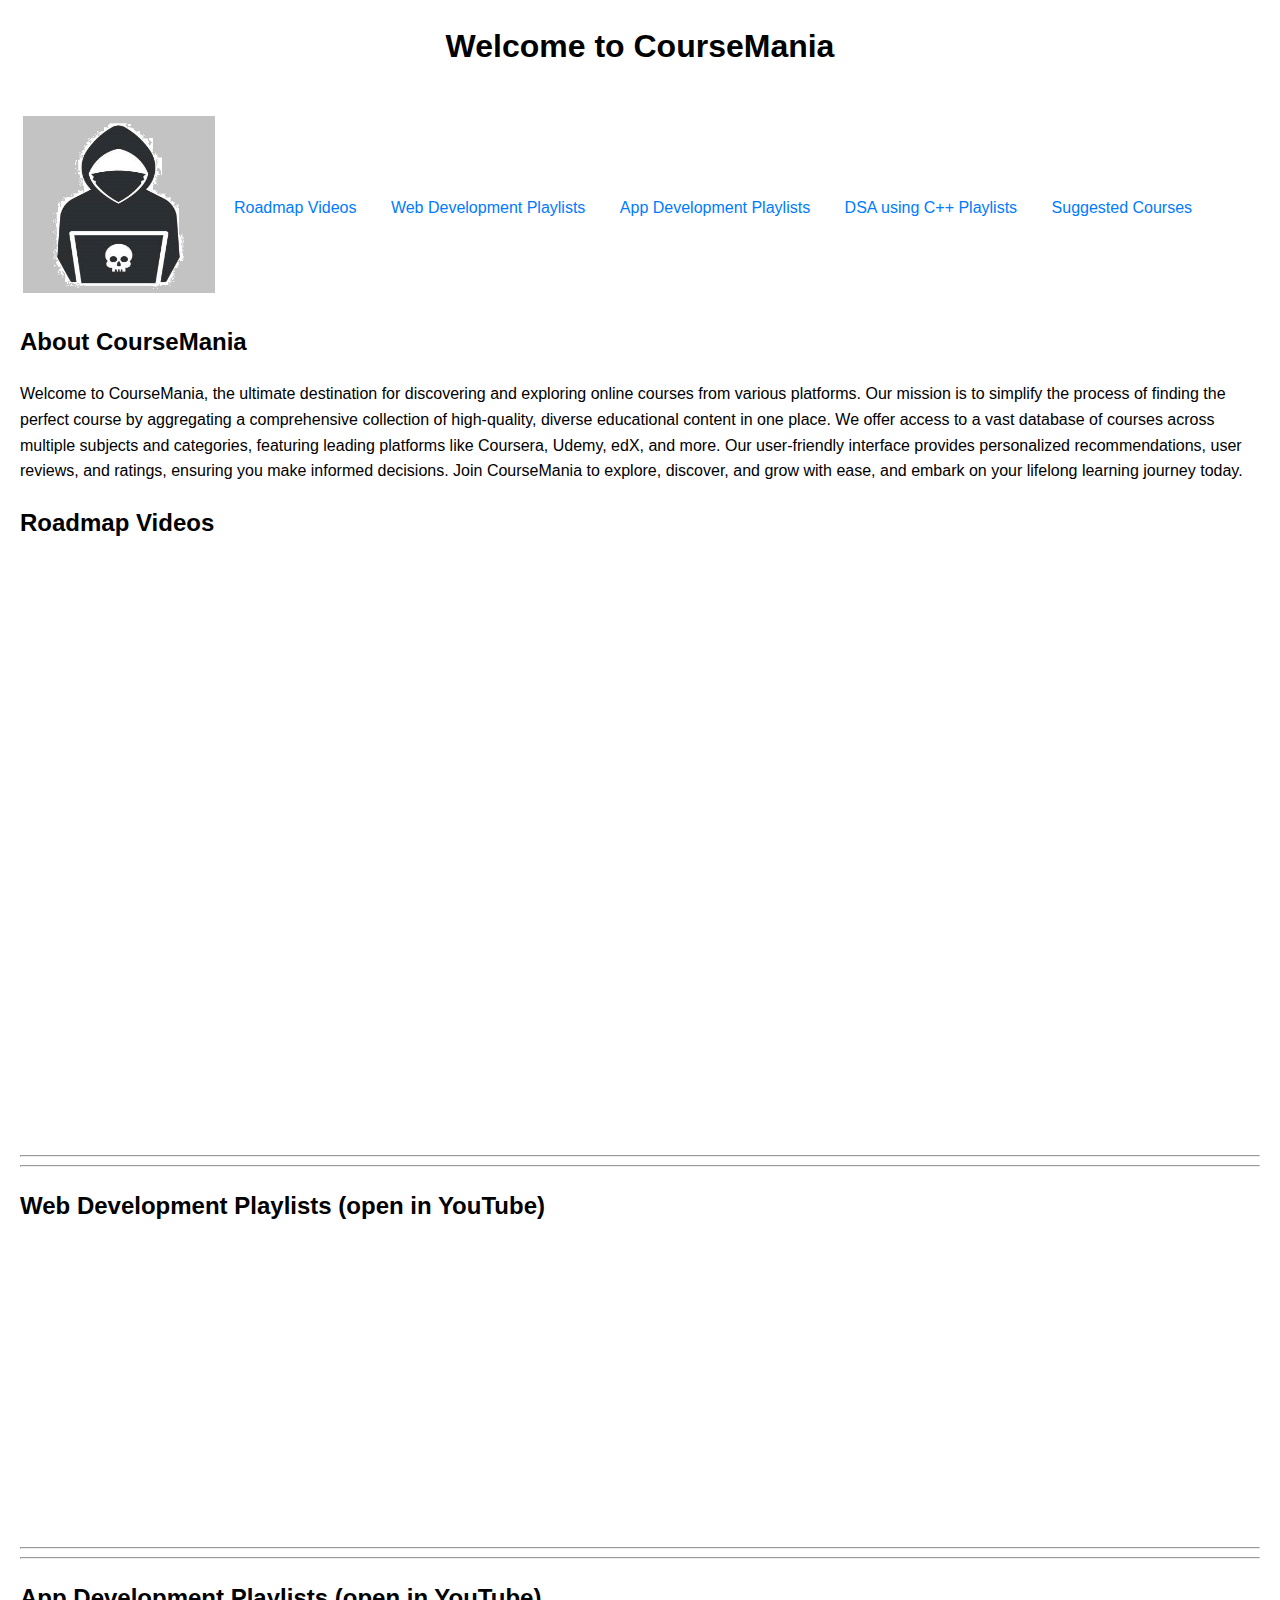
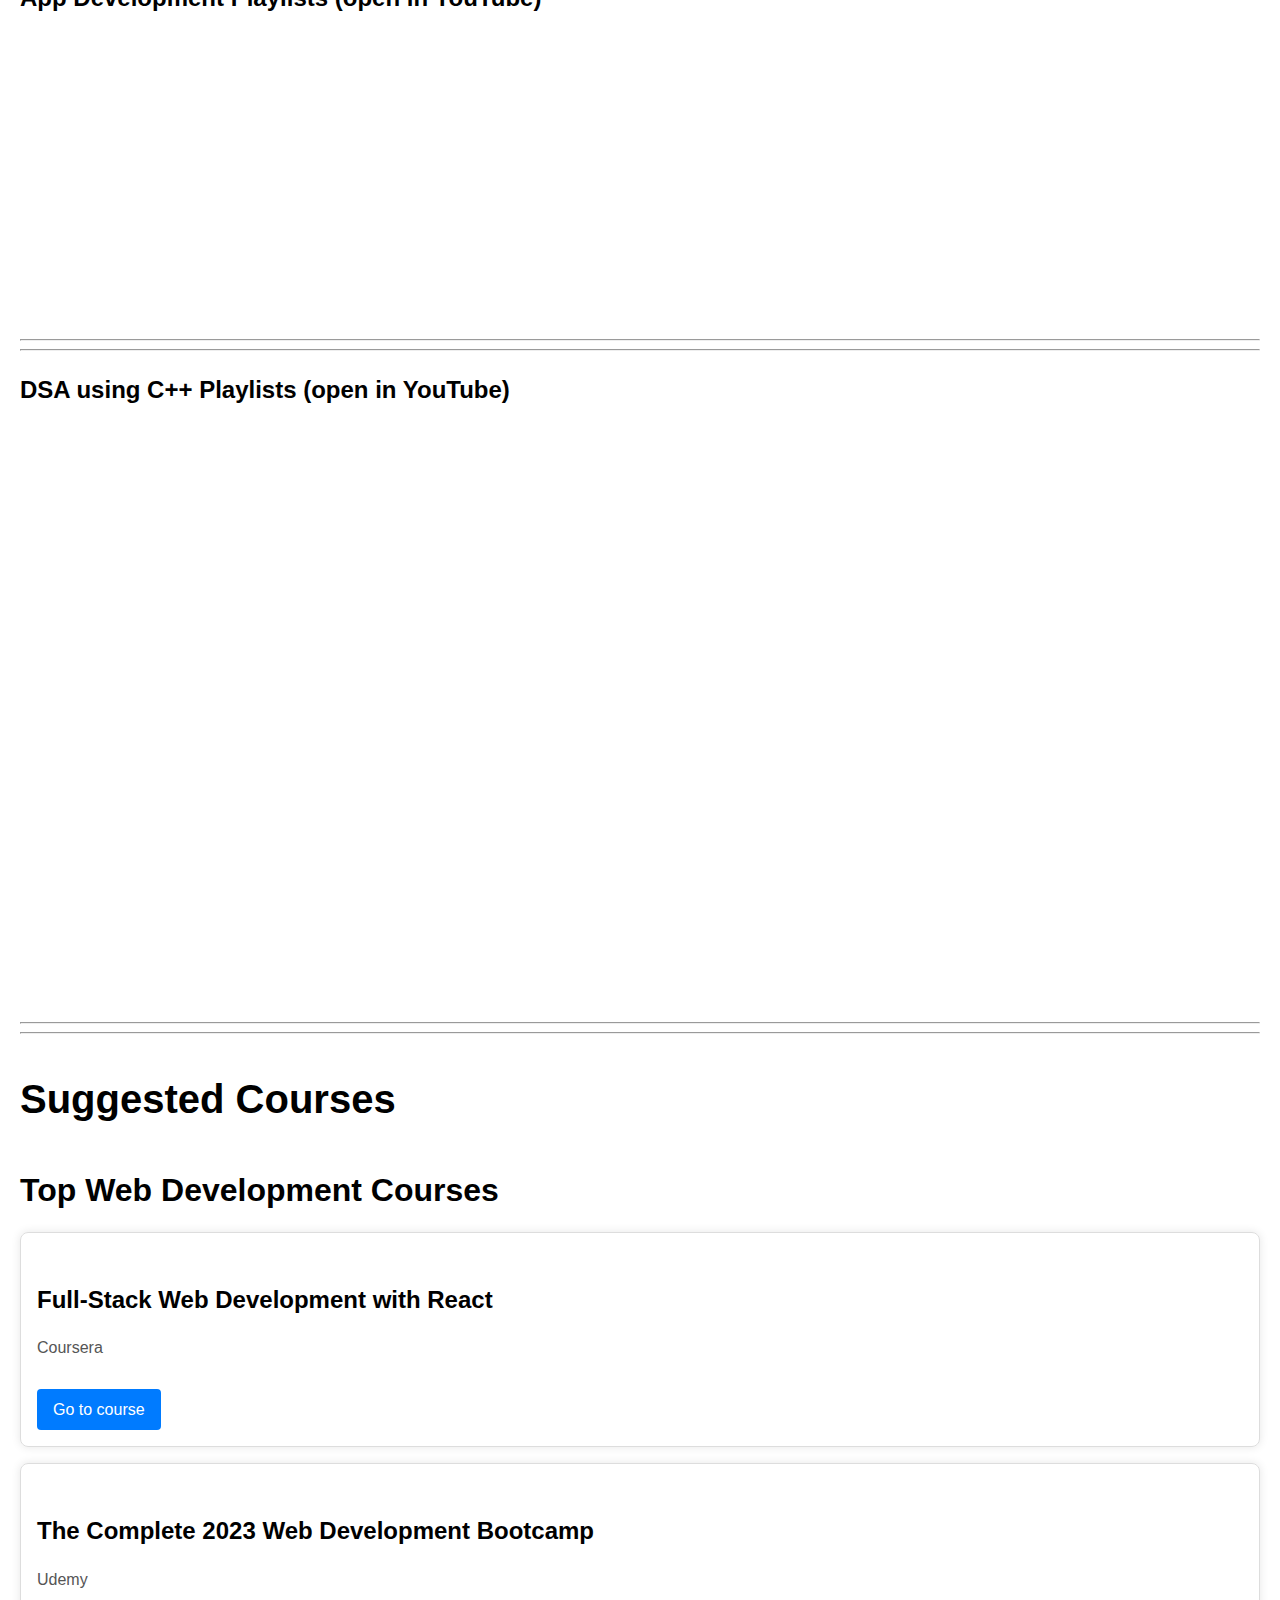
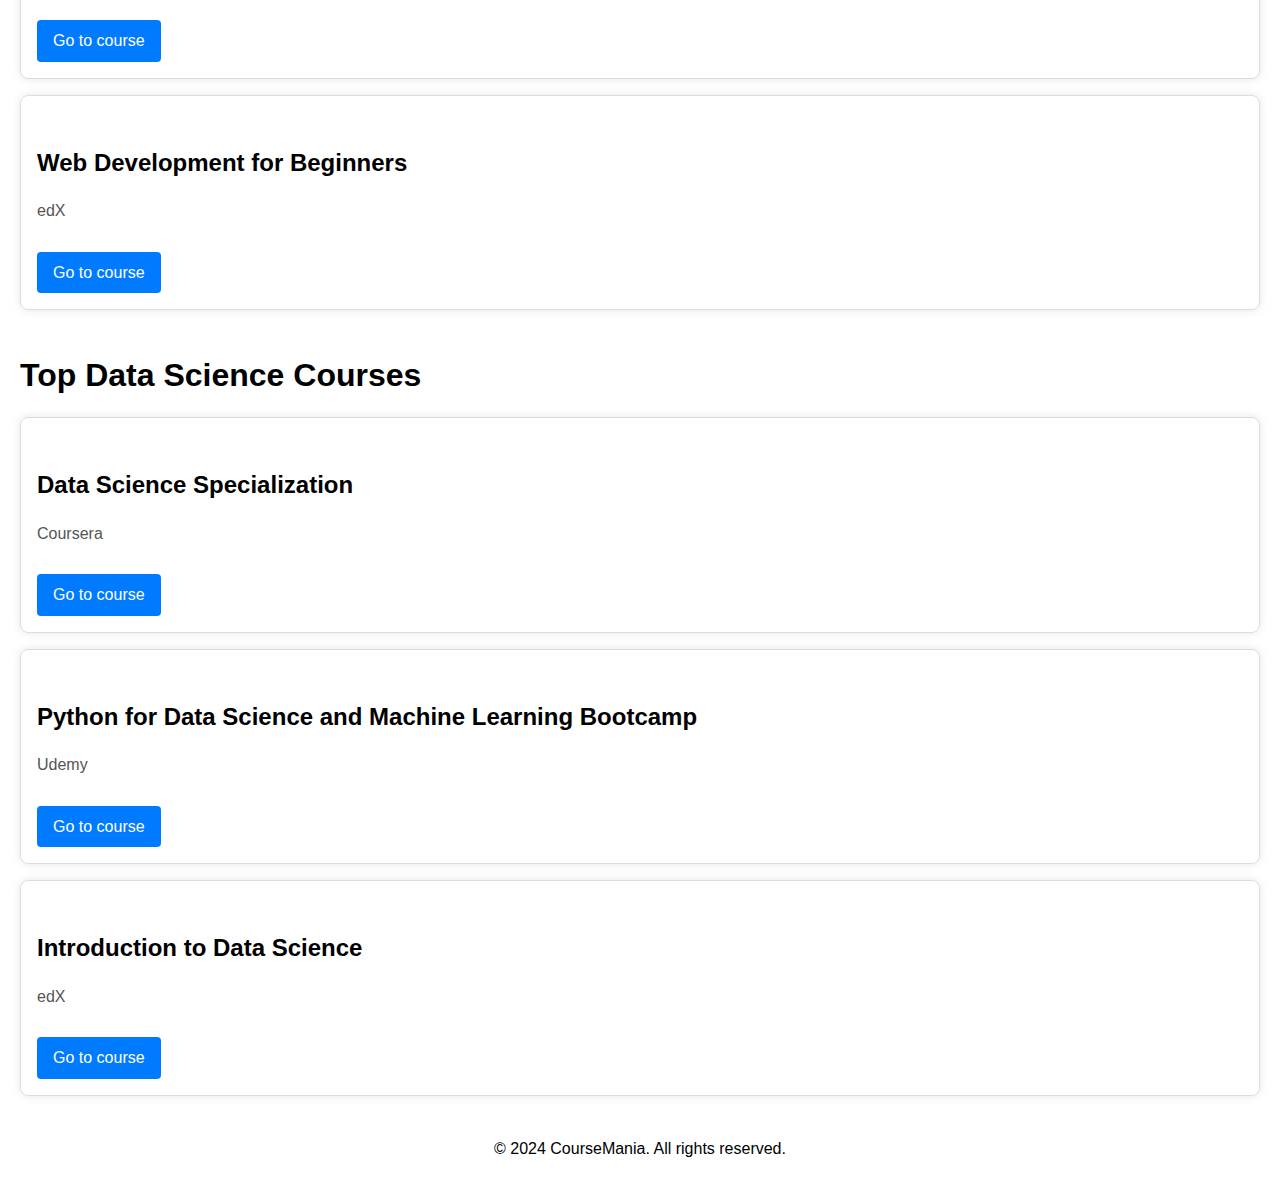
<file: CourseMania Project/index.html>
<!DOCTYPE html>
<html lang="en">

<head>
    <meta charset="UTF-8">
    <meta name="viewport" content="width=device-width, initial-scale=1.0">
    <title>CourseMania</title>
    <link rel="icon" href="logo.jpg" type="image/x-icon">
    <style>
        body {
            font-family: Arial, sans-serif;
            line-height: 1.6;
            margin: 20px;
        }

        header,
        footer {
            text-align: center;
            margin-bottom: 40px;
        }

        nav ul {
            list-style-type: none;
            padding: 0;
        }

        nav ul li {
            display: inline;
            margin: 0 15px;
        }

        nav ul li a {
            text-decoration: none;
            color: #007bff;
        }

        .course-suggestion {
            font-size: 2.5em;
        }

        .tech-section {
            margin-bottom: 40px;
        }

        .tech-title {
            font-size: 2em;
            margin-bottom: 16px;
        }

        .course {
            border: 1px solid #ddd;
            padding: 16px;
            margin: 16px 0;
            border-radius: 8px;
            box-shadow: 0 0 10px rgba(0, 0, 0, 0.1);
        }

        .course-title {
            font-size: 1.5em;
            margin-bottom: 8px;
        }

        .course-platform {
            color: #555;
        }

        .course-link {
            display: inline-block;
            margin-top: 12px;
            padding: 8px 16px;
            background-color: #007bff;
            color: white;
            text-decoration: none;
            border-radius: 4px;
        }

        .course-link:hover {
            background-color: #0056b3;
        }
    </style>
</head>

<body>

    <header>
        <h1>Welcome to CourseMania</h1>
    </header>

    <table>
        <tr>
            <td>
                <img src="logo.jpg" height="177px" width="192px" alt="Logo Image">
            </td>
            <td>
                <nav>
                    <ul>
                        <li><a href="#roadmapSection">Roadmap Videos</a></li>
                        <li><a href="#webdev">Web Development Playlists</a></li>
                        <li><a href="#appdev">App Development Playlists</a></li>
                        <li><a href="#dsacpp">DSA using C++ Playlists</a></li>
                        <li><a href="#suggested">Suggested Courses</a></li>
                    </ul>
                </nav>
            </td>
        </tr>
    </table>

    <main>
        <section>
            <h2>About CourseMania</h2>
            <p>
                Welcome to CourseMania, the ultimate destination for discovering and exploring online courses from
                various platforms. Our mission is to simplify the process of finding the perfect course by aggregating a
                comprehensive collection of high-quality, diverse educational content in one place. We offer access to a
                vast database of courses across multiple subjects and categories, featuring leading platforms like
                Coursera, Udemy, edX, and more. Our user-friendly interface provides personalized recommendations, user
                reviews, and ratings, ensuring you make informed decisions. Join CourseMania to explore, discover, and
                grow with ease, and embark on your lifelong learning journey today.
            </p>
        </section>

        <section id="roadmapSection">
            <h2>Roadmap Videos</h2>
            <table>
                <tr>
                    <td><iframe width="480" height="280"
                            src="https://www.youtube.com/embed/DbRXv5TXMEE?si=Hr0m64SF8G_IOOGH"
                            title="YouTube video player" frameborder="0"
                            allow="accelerometer; autoplay; clipboard-write; encrypted-media; gyroscope; picture-in-picture; web-share"
                            referrerpolicy="strict-origin-when-cross-origin" allowfullscreen></iframe></td>
                    <td><iframe width="480" height="280"
                            src="https://www.youtube.com/embed/AL6U8-pggcU?si=Iq21KFHk_RvVkXXf"
                            title="YouTube video player" frameborder="0"
                            allow="accelerometer; autoplay; clipboard-write; encrypted-media; gyroscope; picture-in-picture; web-share"
                            referrerpolicy="strict-origin-when-cross-origin" allowfullscreen></iframe></td>
                    <td><iframe width="480" height="280"
                            src="https://www.youtube.com/embed/8sngg5QmMY4?si=aaNqPoE6QNrHXEUs"
                            title="YouTube video player" frameborder="0"
                            allow="accelerometer; autoplay; clipboard-write; encrypted-media; gyroscope; picture-in-picture; web-share"
                            referrerpolicy="strict-origin-when-cross-origin" allowfullscreen></iframe></td>
                </tr>
                <tr>
                    <td><iframe width="480" height="280"
                            src="https://www.youtube.com/embed/MhCHrvfAXlc?si=yQA6_oELb3rjeOy7"
                            title="YouTube video player" frameborder="0"
                            allow="accelerometer; autoplay; clipboard-write; encrypted-media; gyroscope; picture-in-picture; web-share"
                            referrerpolicy="strict-origin-when-cross-origin" allowfullscreen></iframe></td>
                    <td><iframe width="480" height="280"
                            src="https://www.youtube.com/embed/T4MLrtOKPjY?si=krWp9jkjbFFYnONf"
                            title="YouTube video player" frameborder="0"
                            allow="accelerometer; autoplay; clipboard-write; encrypted-media; gyroscope; picture-in-picture; web-share"
                            referrerpolicy="strict-origin-when-cross-origin" allowfullscreen></iframe></td>
                    <td><iframe width="480" height="280"
                            src="https://www.youtube.com/embed/ayZppqJAUcc?si=2L7gJW6B5kvoM447"
                            title="YouTube video player" frameborder="0"
                            allow="accelerometer; autoplay; clipboard-write; encrypted-media; gyroscope; picture-in-picture; web-share"
                            referrerpolicy="strict-origin-when-cross-origin" allowfullscreen></iframe></td>
                </tr>
            </table>
        </section>
        <hr>
        <hr>

        <section id="webdev">
            <h2>Web Development Playlists (open in YouTube)</h2>
            <table>
                <tr>
                    <td><iframe width="480" height="280"
                            src="https://www.youtube.com/embed/videoseries?si=QBUd7XKtgszLLY2T&amp;list=PLDzeHZWIZsTo0wSBcg4-NMIbC0L8evLrD"
                            title="YouTube video player" frameborder="0"
                            allow="accelerometer; autoplay; clipboard-write; encrypted-media; gyroscope; picture-in-picture; web-share"
                            referrerpolicy="strict-origin-when-cross-origin" allowfullscreen></iframe></td>
                    <td><iframe width="480" height="280"
                            src="https://www.youtube.com/embed/videoseries?si=T8dqV6R_k75OpKpe&amp;list=PLfqMhTWNBTe3H6c9OGXb5_6wcc1Mca52n"
                            title="YouTube video player" frameborder="0"
                            allow="accelerometer; autoplay; clipboard-write; encrypted-media; gyroscope; picture-in-picture; web-share"
                            referrerpolicy="strict-origin-when-cross-origin" allowfullscreen></iframe></td>
                    <td><iframe width="480" height="280"
                            src="https://www.youtube.com/embed/videoseries?si=eXdepR4qCT03CMVX&amp;list=PLu0W_9lII9agq5TrH9XLIKQvv0iaF2X3w"
                            title="YouTube video player" frameborder="0"
                            allow="accelerometer; autoplay; clipboard-write; encrypted-media; gyroscope; picture-in-picture; web-share"
                            referrerpolicy="strict-origin-when-cross-origin" allowfullscreen></iframe></td>
                </tr>
            </table>
        </section>
        <hr>
        <hr>

        <section id="appdev">
            <h2>App Development Playlists (open in YouTube)</h2>
            <table>
                <tr>
                    <td><iframe width="480" height="280"
                            src="https://www.youtube.com/embed/videoseries?si=1-DBgLUjS7Yub2Bg&amp;list=PLjVLYmrlmjGdDps6HAwOOVoAtBPAgIOXL"
                            title="YouTube video player" frameborder="0"
                            allow="accelerometer; autoplay; clipboard-write; encrypted-media; gyroscope; picture-in-picture; web-share"
                            referrerpolicy="strict-origin-when-cross-origin" allowfullscreen></iframe></td>
                    <td><iframe width="480" height="280"
                            src="https://www.youtube.com/embed/videoseries?si=8B21XaPfo_svjeIg&amp;list=PLu0W_9lII9aiL0kysYlfSOUgY5rNlOhUd"
                            title="YouTube video player" frameborder="0"
                            allow="accelerometer; autoplay; clipboard-write; encrypted-media; gyroscope; picture-in-picture; web-share"
                            referrerpolicy="strict-origin-when-cross-origin" allowfullscreen></iframe></td>
                    <td><iframe width="480" height="280"
                            src="https://www.youtube.com/embed/videoseries?si=H4VrK65lP1P2az6m&amp;list=PLu0W_9lII9aiJWQ7VhY712fuimEpQZYp4"
                            title="YouTube video player" frameborder="0"
                            allow="accelerometer; autoplay; clipboard-write; encrypted-media; gyroscope; picture-in-picture; web-share"
                            referrerpolicy="strict-origin-when-cross-origin" allowfullscreen></iframe></td>
                </tr>
            </table>
        </section>
        <hr>
        <hr>

        <section id="dsacpp">
            <h2>DSA using C++ Playlists (open in YouTube)</h2>
            <table>
                <tr>
                    <td><iframe width="480" height="280"
                            src="https://www.youtube.com/embed/videoseries?si=EPa-Ml7fEGlzPohj&amp;list=PLgUwDviBIf0oF6QL8m22w1hIDC1vJ_BHz"
                            title="YouTube video player" frameborder="0"
                            allow="accelerometer; autoplay; clipboard-write; encrypted-media; gyroscope; picture-in-picture; web-share"
                            referrerpolicy="strict-origin-when-cross-origin" allowfullscreen></iframe></td>
                    <td><iframe width="480" height="280"
                            src="https://www.youtube.com/embed/videoseries?si=96kSjvCAIv39qSC7&amp;list=PLDzeHZWIZsTryvtXdMr6rPh4IDexB5NIA"
                            title="YouTube video player" frameborder="0"
                            allow="accelerometer; autoplay; clipboard-write; encrypted-media; gyroscope; picture-in-picture; web-share"
                            referrerpolicy="strict-origin-when-cross-origin" allowfullscreen></iframe></td>
                    <td><iframe width="480" height="280"
                            src="https://www.youtube.com/embed/videoseries?si=IvalnuseizM-p_NS&amp;list=PLQEaRBV9gAFu4ovJ41PywklqI7IyXwr01"
                            title="YouTube video player" frameborder="0"
                            allow="accelerometer; autoplay; clipboard-write; encrypted-media; gyroscope; picture-in-picture; web-share"
                            referrerpolicy="strict-origin-when-cross-origin" allowfullscreen></iframe></td>
                </tr>
                <tr>
                    <td><iframe width="480" height="280"
                            src="https://www.youtube.com/embed/videoseries?si=OZDxefuqz2iy8J_x&amp;list=PLfqMhTWNBTe0b2nM6JHVCnAkhQRGiZMSJ"
                            title="YouTube video player" frameborder="0"
                            allow="accelerometer; autoplay; clipboard-write; encrypted-media; gyroscope; picture-in-picture; web-share"
                            referrerpolicy="strict-origin-when-cross-origin" allowfullscreen></iframe></td>
                    <td><iframe width="480" height="280"
                            src="https://www.youtube.com/embed/videoseries?si=RsPTDGet5QvW8ZpJ&amp;list=PLxgZQoSe9cg0df_GxVjz3DD_Gck5tMXAd"
                            title="YouTube video player" frameborder="0"
                            allow="accelerometer; autoplay; clipboard-write; encrypted-media; gyroscope; picture-in-picture; web-share"
                            referrerpolicy="strict-origin-when-cross-origin" allowfullscreen></iframe></td>
                    <td><iframe width="480" height="280"
                            src="https://www.youtube.com/embed/videoseries?si=CKibaryPy05rcyhz&amp;list=PLIY8eNdw5tW_zX3OCzX7NJ8bL1p6pWfgG"
                            title="YouTube video player" frameborder="0"
                            allow="accelerometer; autoplay; clipboard-write; encrypted-media; gyroscope; picture-in-picture; web-share"
                            referrerpolicy="strict-origin-when-cross-origin" allowfullscreen></iframe></td>
                </tr>
            </table>
        </section>
        <hr>
        <hr>

        <section id="suggested">
            <h2 class="course-suggestion">Suggested Courses</h2>
            <section class="tech-section">
                <h3 class="tech-title">Top Web Development Courses</h3>
                <div class="course">
                    <h4 class="course-title">Full-Stack Web Development with React</h4>
                    <p class="course-platform">Coursera</p>
                    <a class="course-link" href="https://www.coursera.org/specializations/full-stack-react">Go to
                        course</a>
                </div>
                <div class="course">
                    <h4 class="course-title">The Complete 2023 Web Development Bootcamp</h4>
                    <p class="course-platform">Udemy</p>
                    <a class="course-link" href="https://www.udemy.com/course/the-complete-web-development-bootcamp/">Go
                        to course</a>
                </div>
                <div class="course">
                    <h4 class="course-title">Web Development for Beginners</h4>
                    <p class="course-platform">edX</p>
                    <a class="course-link" href="https://www.edx.org/course/web-development-for-beginners">Go to
                        course</a>
                </div>
            </section>

            <section class="tech-section">
                <h3 class="tech-title">Top Data Science Courses</h3>
                <div class="course">
                    <h4 class="course-title">Data Science Specialization</h4>
                    <p class="course-platform">Coursera</p>
                    <a class="course-link" href="https://www.coursera.org/specializations/jhu-data-science">Go to
                        course</a>
                </div>
                <div class="course">
                    <h4 class="course-title">Python for Data Science and Machine Learning Bootcamp</h4>
                    <p class="course-platform">Udemy</p>
                    <a class="course-link"
                        href="https://www.udemy.com/course/python-for-data-science-and-machine-learning-bootcamp/">Go to
                        course</a>
                </div>
                <div class="course">
                    <h4 class="course-title">Introduction to Data Science</h4>
                    <p class="course-platform">edX</p>
                    <a class="course-link" href="https://www.edx.org/course/introduction-to-data-science">Go to
                        course</a>
                </div>
            </section>
        </section>
    </main>

    <footer>
        <p>&copy; 2024 CourseMania. All rights reserved.</p>
    </footer>

</body>

</html>
</file>
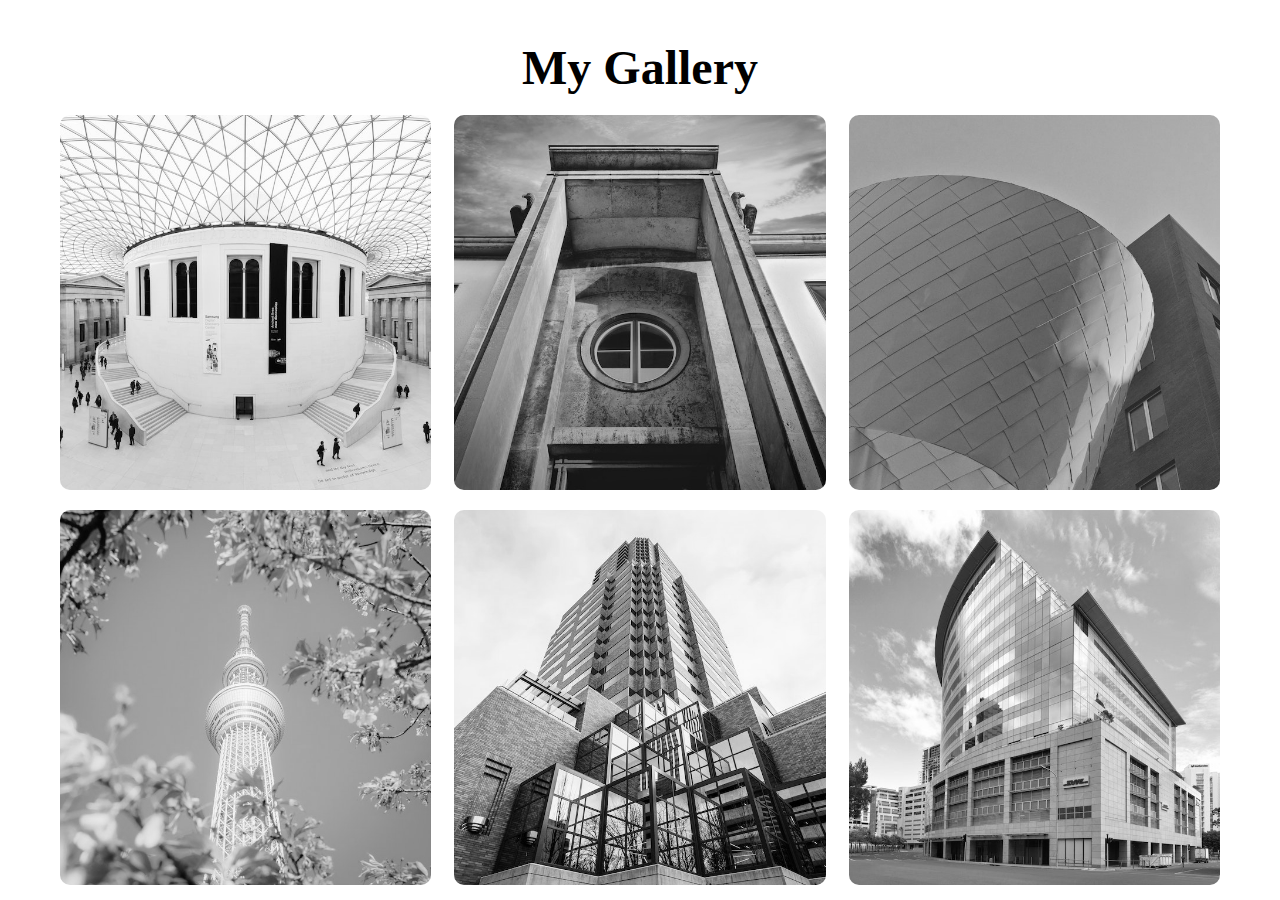
<file: Image Gallery Project/index.html>
<!DOCTYPE html>
<html lang="en">
<head>
    <meta charset="UTF-8">
    <meta name="viewport" content="width=device-width, initial-scale=1.0">
    <title>Image Gallery</title>
    <link rel="stylesheet" href="design.css">
</head>
<body>
    <div id="wrapper">
        <div class="container">
            <h1>My Gallery</h1>
            <div class="gallery">
                
                <figure class="card">
                    <img src="assets/image1.jpg" alt="">
                    <figcaption>Image 1</figcaption>
                </figure>
                <figure class="card">
                    <img src="assets/image2.jpeg" alt="">
                    <figcaption>Image 2</figcaption>
                </figure>
                <figure class="card">
                    <img src="assets/image3.jpeg" alt="">
                    <figcaption>Image 3</figcaption>
                </figure>
                <figure class="card">
                    <img src="assets/image4.jpeg" alt="">
                    <figcaption>Image 4</figcaption>
                </figure>
                <figure class="card">
                    <img src="assets/image5.jpeg" alt="">
                    <figcaption>Image 5</figcaption>
                </figure>
                <figure class="card">
                    <img src="assets/image6.jpeg" alt="">
                    <figcaption>Image 6</figcaption>
                </figure>
                <figure class="card">
                    <img src="assets/image7.jpeg" alt="">
                    <figcaption>Image 7</figcaption>
                </figure>
                <figure class="card">
                    <img src="assets/image8.jpeg" alt="">
                    <figcaption>Image 8</figcaption>
                </figure>
                <figure class="card">
                    <img src="assets/image9.jpeg" alt="">
                    <figcaption>Image 9</figcaption>
                </figure>

            </div>
        </div>
    </div>
</body>
</html>
</file>
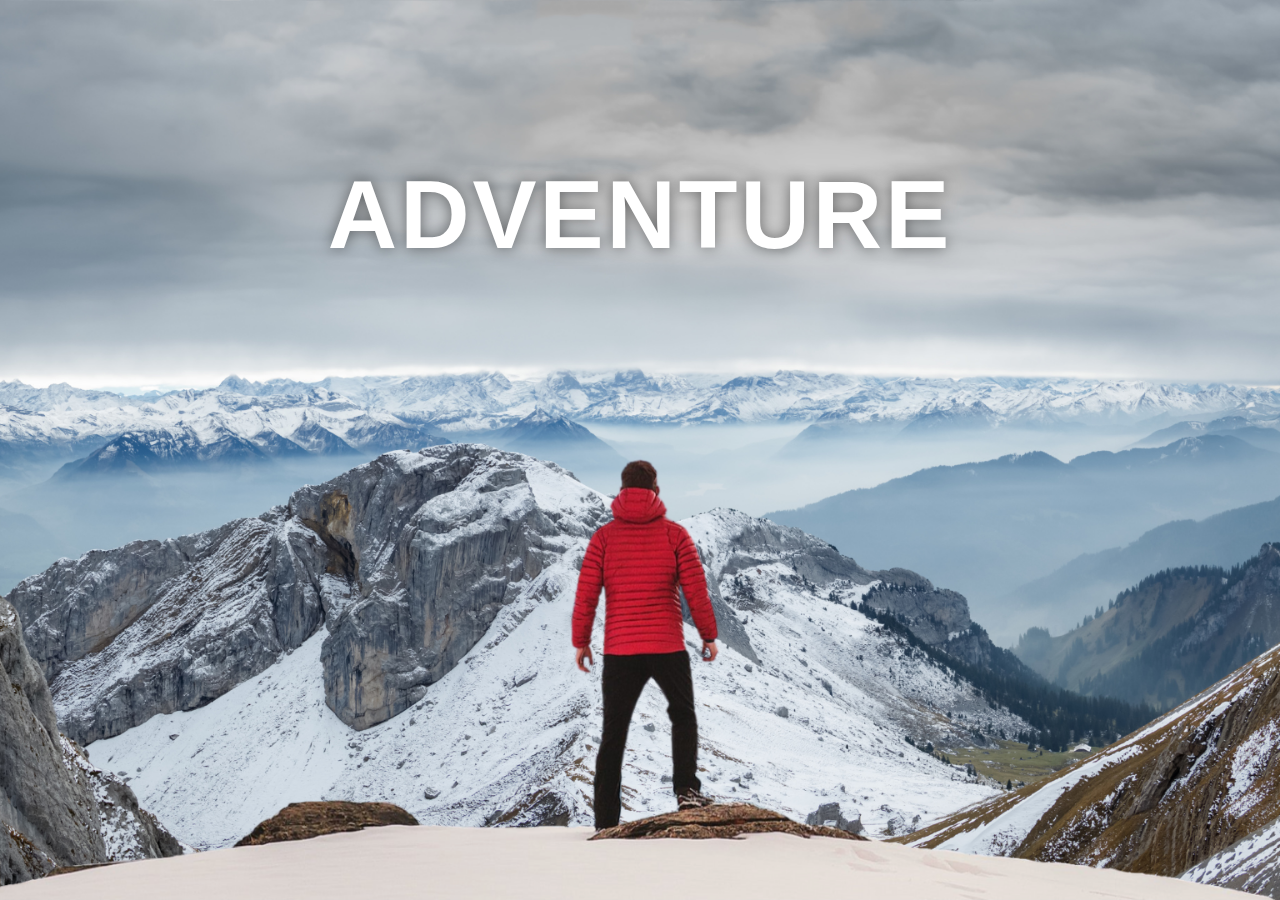
<file: Parallax Website Project/index.html>
<!DOCTYPE html>
<html lang="en">

<head>
    <meta charset="UTF-8">
    <meta http-equiv="X-UA-Compatible" content="IE=edge">
    <meta name="viewport" content="width=device-width, initial-scale=1.0">
    <title>Parallax Adventure</title>
    <link rel="stylesheet" href="styles.css">
</head>

<body>
    <div id="wrapper">
        <div class="container">
            <img src="background.png" class="background">
            <img src="foreground.png" class="foreground">
            <h1>ADVENTURE</h1>
        </div>

        <section>
            <h2 class="secHeading">Adventure Time!</h2>
            <p class="text">
                Adventure is not just about exploring new places; it’s about discovering yourself. Whether you are riding through rugged terrains, soaring in the sky, or conquering the waves, every moment brings a fresh challenge and an unforgettable experience. Adventure gives us the freedom to break away from routine and dive into the extraordinary, testing our limits while making lasting memories. The thrill of the unknown, the adrenaline rush, and the breathtaking landscapes are what make adventure one of the most rewarding experiences in life.
                <br><br>
                Every adventure tells a story. It is in these moments of uncertainty and excitement that we find true joy and a sense of accomplishment. Whether you are cycling through mountain trails, feeling the cool breeze while paragliding, or embracing the ocean’s power while surfing, each activity is a journey of self-discovery. So pack your bags, take a deep breath, and let the adventure begin!
            </p>

            <div class="bg bg1">
                <h2 class="desc">BIKING</h2>
            </div>
            <p class="text">
                Biking is not just a sport—it’s a lifestyle. It offers the perfect combination of adventure, endurance, and freedom. As you ride through winding roads, dense forests, or high-altitude passes, you feel an unparalleled sense of connection with nature. The rhythmic motion of pedaling, the wind rushing past, and the breathtaking views make every journey an unforgettable experience. Whether you are exploring rugged mountain trails or cruising through countryside roads, biking provides a sense of liberation like no other.
                <br><br>
                For those who seek the thrill of speed, biking offers an unmatched adrenaline rush. The challenge of steep climbs and rapid descents pushes your limits, testing both your physical strength and mental resilience. Every turn of the wheel brings a new adventure, a new challenge, and a new story to tell. It’s not just about the destination—it’s about the journey and the experiences that shape you along the way.
            </p>

            <div class="bg bg2">
                <h2 class="desc">PARAGLIDING</h2>
            </div>
            <p class="text">
                Imagine soaring high above the mountains, gliding effortlessly with the wind beneath your wings. Paragliding is the closest we can get to flying like a bird. It is a sport that blends adventure, courage, and the sheer joy of being airborne. The moment your feet leave the ground, you are transported to a world of serenity, where the worries of everyday life fade away, and all that remains is the endless sky and the beauty of the landscape below.
                <br><br>
                The experience of paragliding is both thrilling and meditative. The initial rush of takeoff, followed by the peaceful glide, allows you to see the world from an entirely new perspective. As you float above mountains, valleys, and oceans, you realize how small we are in comparison to the vastness of nature. It’s not just about the flight—it’s about overcoming fears, embracing the unknown, and feeling truly alive.
            </p>

            <div class="bg bg3">
                <h2 class="desc">SURFING</h2>
            </div>
            <p class="text">
                Surfing is more than just a sport—it’s a way of life. It teaches patience, resilience, and the art of going with the flow. The ocean is unpredictable, with waves rising and falling in their own rhythm, making every surf session unique. As you paddle out, waiting for the perfect wave, there's a moment of stillness where you connect with the water, feeling its pulse. And then, as you catch the wave and ride it to the shore, there’s an indescribable sense of freedom and exhilaration.
                <br><br>
                Surfing challenges both your body and mind. It requires strength, balance, and awareness of the ever-changing sea. But beyond the technical skills, surfing is about embracing nature’s power, respecting the ocean, and finding joy in the simple moments. Whether you are riding gentle waves or tackling giant swells, the ocean becomes both a playground and a teacher, reminding you to adapt, stay present, and enjoy the ride.
            </p>
        </section>
    </div>
</body>

</html>
</file>
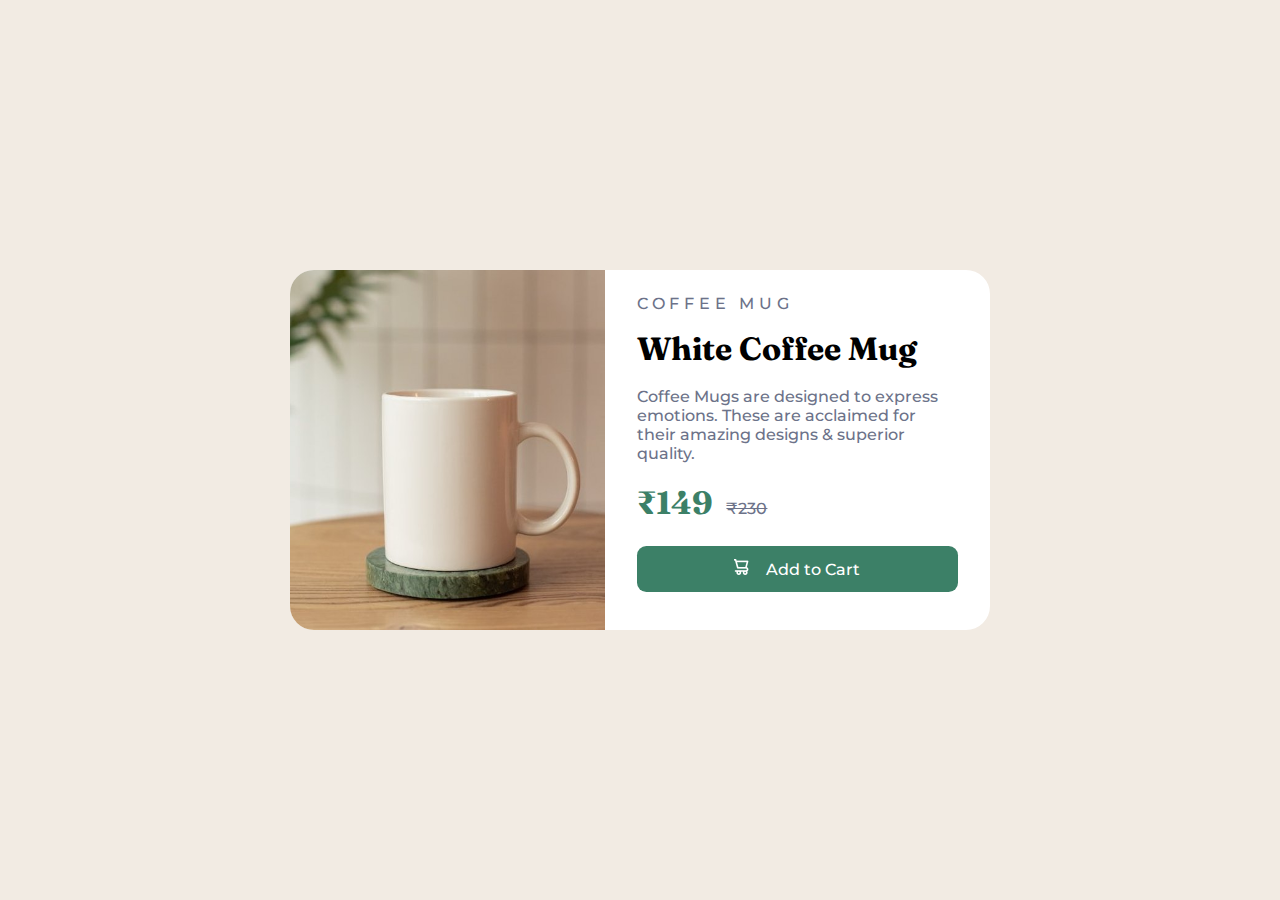
<file: Product Card Project/index.html>
<!DOCTYPE html>
<html lang="en">

<head>
    <meta charset="UTF-8">
    <meta http-equiv="X-UA-Compatible" content="IE=edge">
    <meta name="viewport" content="width=device-width, initial-scale=1.0">
    <title>White Coffee Mug</title>

    <link rel="stylesheet" href="styles.css">
</head>

<body>
    <section class="container">
        <div class="card-box">
            <div class="img">
                
                <img src="./assets/mug-mobile.jpg" alt="img-desktop" class="desktop_img">

                <!-- <img src="./images/mug-mobile.jpg" alt="img-mobile" class="mobile_img"> -->
            </div>
            <div class="card_text">
                <p class="product">coffee mug</p>
                <h2 class="product_title">White Coffee Mug</h2>
                <p class="description">Coffee Mugs are designed to express emotions. These are acclaimed for their
                    amazing designs & superior quality.</p>
                <p class="price">
                    <span class="product_title green_text">₹149</span>
                    <span class="description strike">₹230</span>
                </p>
                <button class="btn">
                    <img src="assets/icon-cart.png" alt="" class="btn_img">
                    <span class="description btn_text">Add to Cart</span>
                </button>
            </div>
        </div>
    </section>
</body>

</html>
</file>
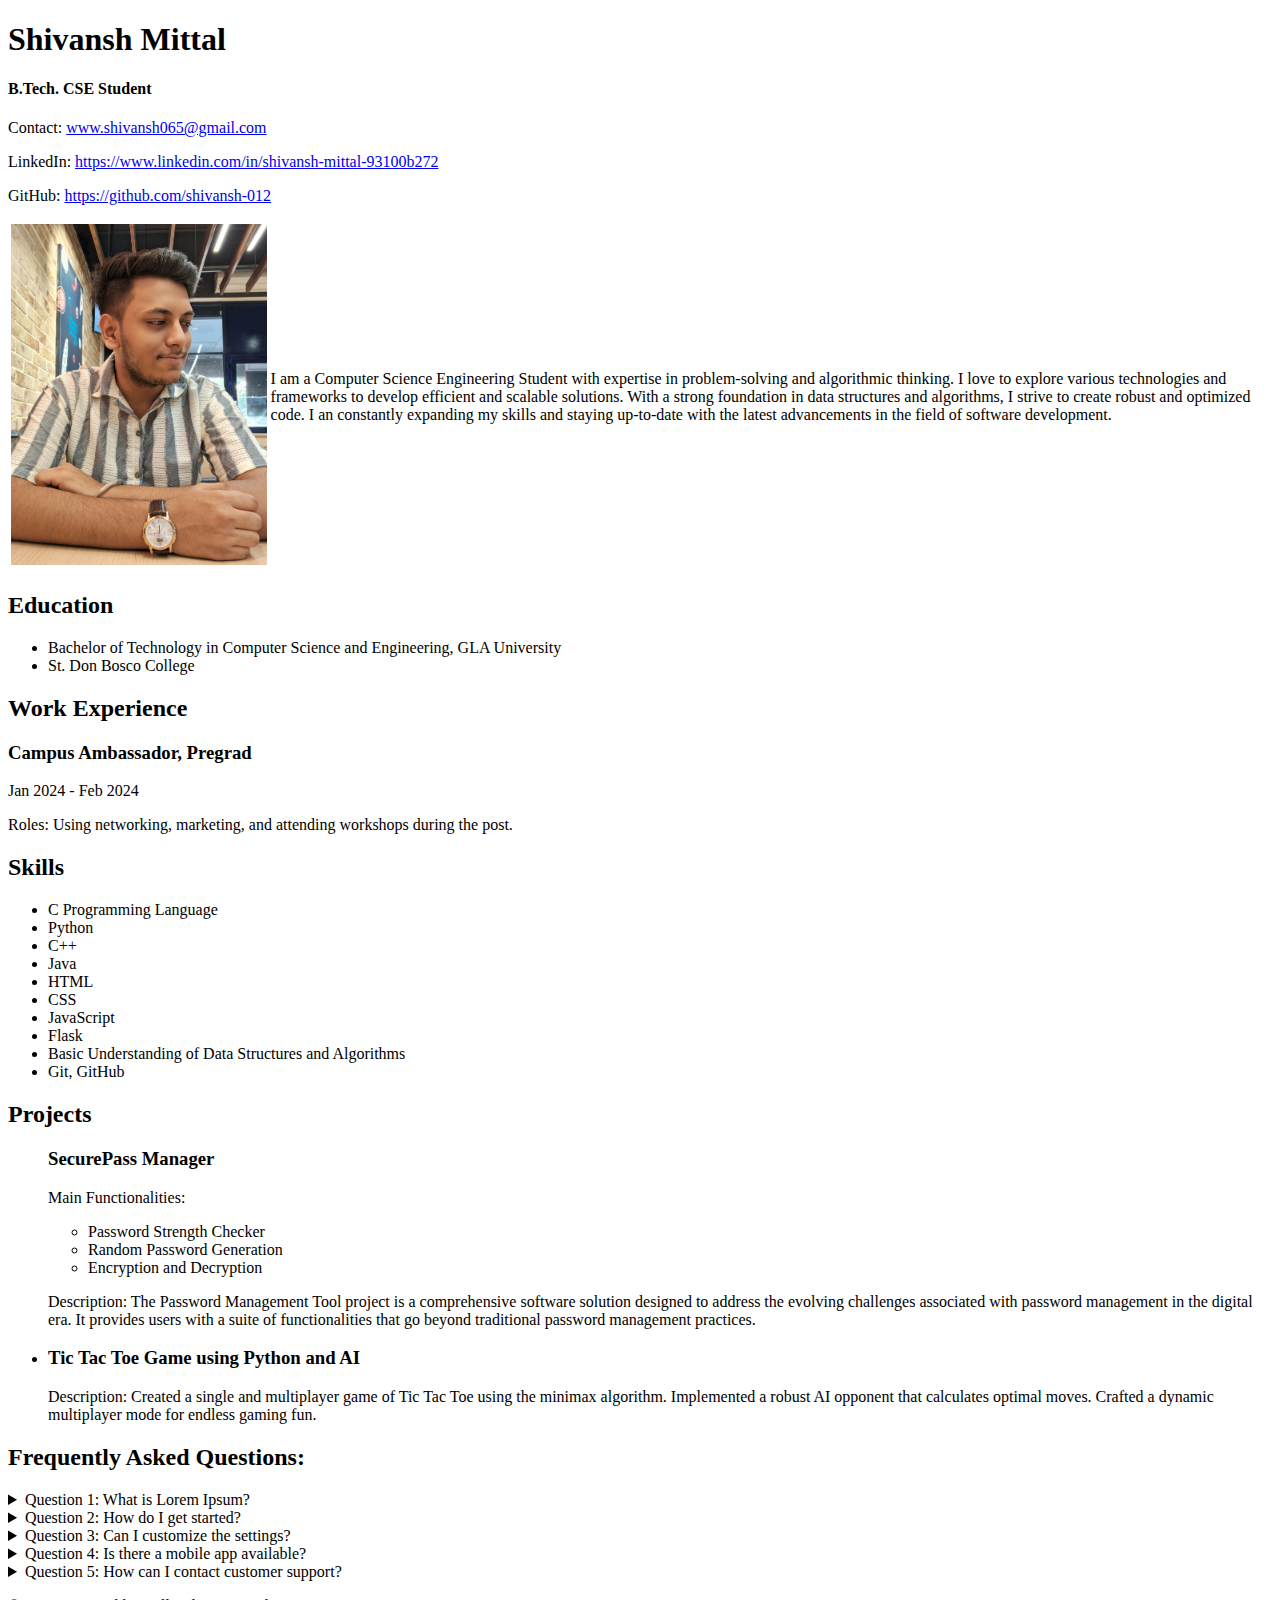
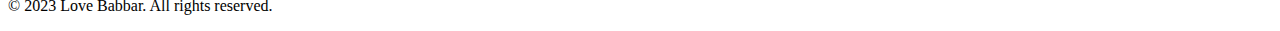
<file: Resume Project/index.html>
<!DOCTYPE html>
<html lang="en">

<head>
    <meta charset="UTF-8" />
    <meta name="viewport" content="width=device-width, initial-scale=1.0" />
    <title>Shivansh Mittal - B.Tech. CSE Student</title>
</head>

<body>
    <div>
        <div>
            <h1>Shivansh Mittal</h1>
            <h4>B.Tech. CSE Student</h4>
            <p>
                Contact:
                <a href="mailto:www.shivansh065.com">www.shivansh065@gmail.com</a>
            </p>
            <p>
                LinkedIn:
                <a
                    href="https://www.linkedin.com/in/shivansh-mittal-93100b272">https://www.linkedin.com/in/shivansh-mittal-93100b272</a>
            </p>
            <p>
                GitHub:
                <a href="https://github.com/shivansh-012">https://github.com/shivansh-012</a>
            </p>
        </div>

        <table>
            <tr>
                <td>
                    <img src="profilePic.jpg" alt="Shivansh Mittal's Pic" width="255.6" height="340.8" />
                </td>
                <td>
                    I am a Computer Science Engineering Student with expertise in
                    problem-solving and algorithmic thinking. I love to explore various
                    technologies and frameworks to develop efficient and scalable
                    solutions. With a strong foundation in data structures and
                    algorithms, I strive to create robust and optimized code. I an
                    constantly expanding my skills and staying up-to-date with the
                    latest advancements in the field of software development.
                </td>
            </tr>
        </table>

        <section>
            <h2>Education</h2>
            <ul>
                <li>
                    Bachelor of Technology in Computer Science and Engineering, GLA
                    University
                </li>
                <li>St. Don Bosco College</li>
            </ul>
        </section>

        <section>
            <h2>Work Experience</h2>

            <h3>Campus Ambassador, Pregrad</h3>
            <p>Jan 2024 - Feb 2024</p>
            <p>
                Roles: Using networking, marketing, and attending workshops during the
                post.
            </p>
        </section>

        <section>
            <h2>Skills</h2>
            <ul>
                <li>C Programming Language</li>
                <li>Python</li>
                <li>C++</li>
                <li>Java</li>
                <li>HTML</li>
                <li>CSS</li>
                <li>JavaScript</li>
                <li>Flask</li>
                <li>Basic Understanding of Data Structures and Algorithms</li>
                <li>Git, GitHub</li>
            </ul>
        </section>

        <section>
            <h2>Projects</h2>
            <ul>
                <h3>SecurePass Manager</h3>
                <p>Main Functionalities:</p>
                <ul>
                    <li>Password Strength Checker</li>
                    <li>Random Password Generation</li>
                    <li>Encryption and Decryption</li>
                </ul>
                <p>
                    Description: The Password Management Tool project is a comprehensive
                    software solution designed to address the evolving challenges
                    associated with password management in the digital era. It provides
                    users with a suite of functionalities that go beyond traditional
                    password management practices.
                </p>
            </ul>

            <ul>
                <li>
                    <h3>Tic Tac Toe Game using Python and AI</h3>
                    <p>
                        Description: Created a single and multiplayer game of Tic Tac Toe
                        using the minimax algorithm. Implemented a robust AI opponent that
                        calculates optimal moves. Crafted a dynamic multiplayer mode for
                        endless gaming fun.
                    </p>
                </li>
            </ul>
        </section>

        <section>
            <h2>Frequently Asked Questions:</h2>

            <details>
                <summary>
                    Question 1: What is Lorem Ipsum?
                </summary>
                <p>
                    Lorem Ipsum is simply dummy text of the printing and typesetting industry.
                </p>
            </details>

            <details>
                <summary>
                    Question 2: How do I get started?
                </summary>
                <p>
                    To get started, you can follow the instructions provided in the user manual.
                </p>
            </details>

            <details>
                <summary>
                    Question 3: Can I customize the settings?
                </summary>
                <p>
                    Yes, you can customize the settings according to your preferences in the options menu.
                </p>
            </details>

            <details>
                <summary>
                    Question 4: Is there a mobile app available?
                </summary>
                <p>
                    Yes, we have a mobile app available for both iOS and Android devices. You can download it from the
                    respective app stores.
                </p>
            </details>

            <details>
                <summary>
                    Question 5: How can I contact customer support?
                </summary>
                <p>
                    You can reach our customer support team through the contact form on our website or by calling our
                    helpline at XXX-XXXX.
                </p>
            </details>
        </section>
        
        <footer>
            <p>&#169; 2023 Love Babbar. All rights reserved.</p>
        </footer>
    </div>
</body>

</html>
</file>
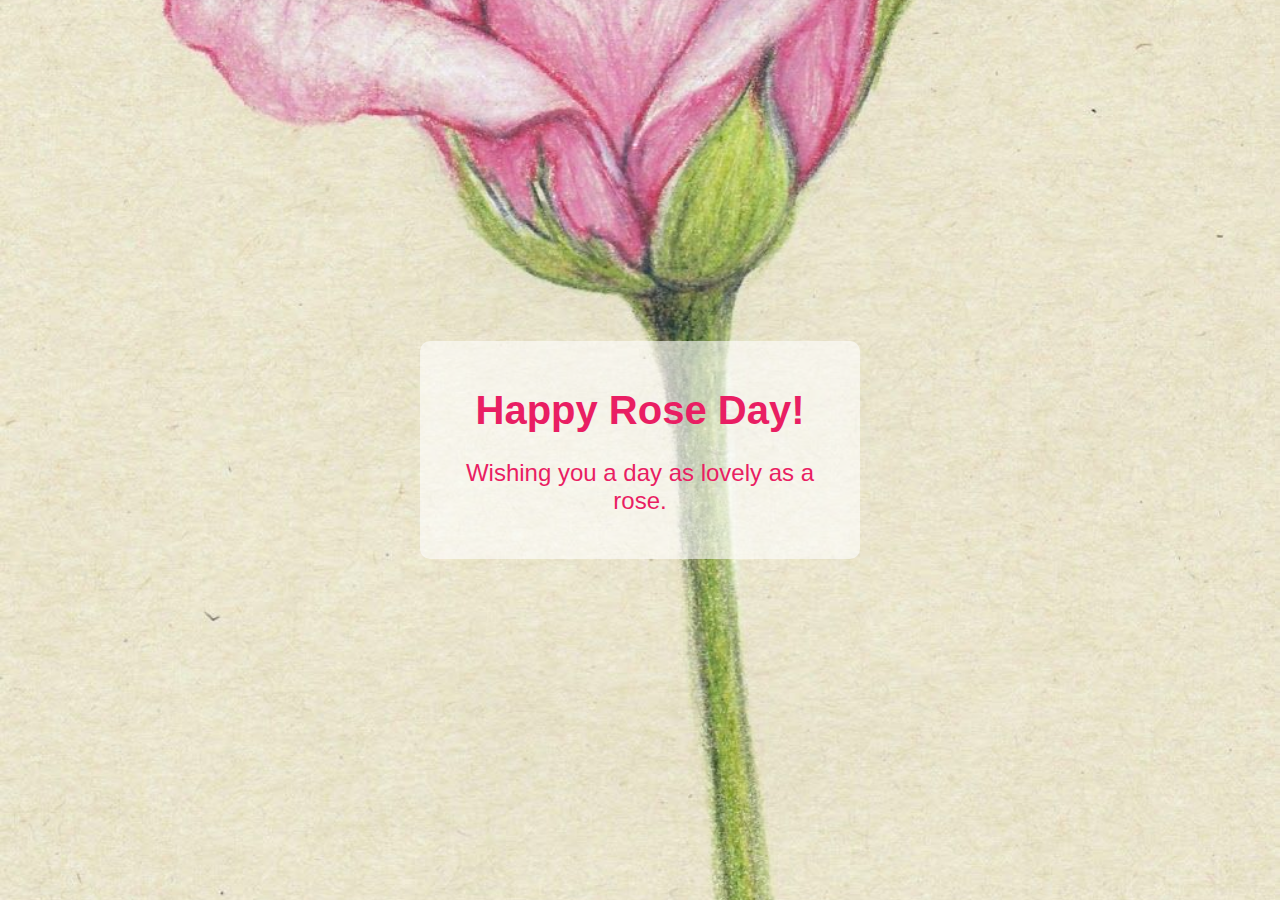
<file: Rose Day Wishes/index.html>
<!DOCTYPE html>
<html lang="en">
<head>
    <meta charset="UTF-8">
    <meta name="viewport" content="width=device-width, initial-scale=1.0">
    <title>Happy Rose Day</title>
    <style>
        body {
            margin: 0;
            padding: 0;
            display: flex;
            justify-content: center;
            align-items: center;
            height: 100vh;
            background: #C2185B url('rose.jpg') no-repeat center center fixed;
            background-size: cover;
            text-align: center;
            font-family: Arial, sans-serif;
            flex-direction: column;
        }
        .content {
            background: rgba(255, 255, 255, 0.6);
            padding: 20px;
            border-radius: 10px;
            max-width: 90%;
            width: 400px;
            text-align: center;
        }
        h1 {
            font-size: 2.5em;
            color: #E91E63;
        }
        p {
            font-size: 1.5em;
            color: #E91E63;
        }
        @media (max-width: 1024px) {
            body {
                background-size: contain;
            }
        }
        @media (max-width: 768px) {
            .content {
                padding: 15px;
                width: 80%;
            }
            h1 {
                font-size: 2em;
            }
            p {
                font-size: 1.2em;
            }
        }
        @media (max-width: 480px) {
            h1 {
                font-size: 1.8em;
            }
            p {
                font-size: 1em;
            }
        }
    </style>
</head>
<body>
    <div class="content">
        <h1>Happy Rose Day!</h1>
        <p>Wishing you a day as lovely as a rose.</p>
    </div>
</body>
</html>
</file>
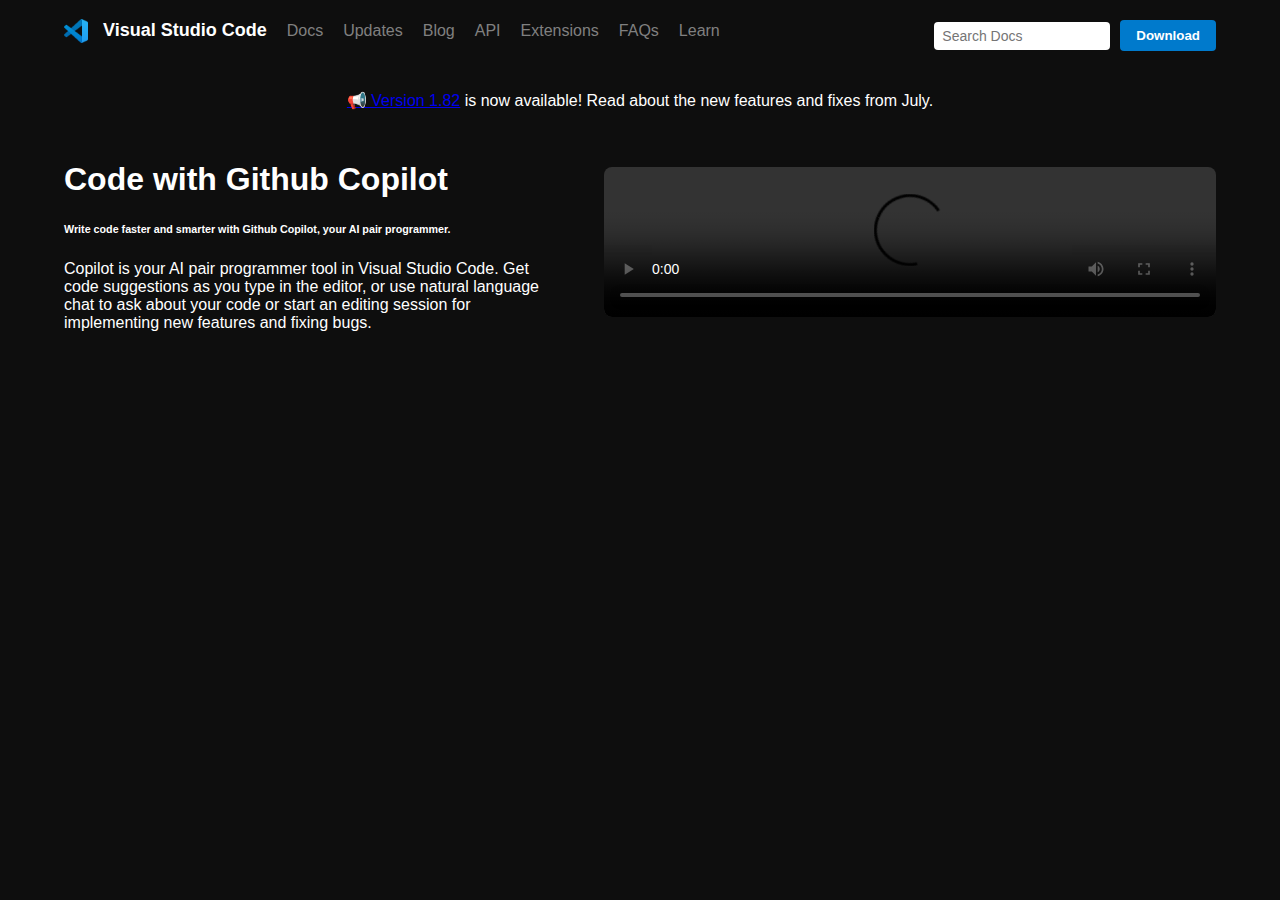
<file: VS Code Landing Page/index.html>
<!DOCTYPE html>
<html lang="en">

<head>
    <meta charset="UTF-8" />
    <meta name="viewport" content="width=device-width, initial-scale=1" />
    <title>Visual Studio Code - Code Editor</title>
    <link rel="stylesheet" href="styles.css" />
    <link rel="icon" href="favicon.ico" />
</head>

<body>
    <nav class="top-bar">
        <div class="nav-left">
            <img src="download.png" width="24" class="logo" alt="VS Code Logo" />
            <span class="title">Visual Studio Code</span>
            <span class="topLink">Docs</span>
            <span class="topLink">Updates</span>
            <span class="topLink">Blog</span>
            <span class="topLink">API</span>
            <span class="topLink">Extensions</span>
            <span class="topLink">FAQs</span>
            <span class="topLink">Learn</span>
        </div>
        <div class="nav-right">
            <input type="text" placeholder="Search Docs" aria-label="Search Documentation" />
            <button>Download</button>
        </div>
    </nav>

    <section class="announcement">
        <div style="text-align: center;">
            <a href="/">📢 Version 1.82</a> is now available! Read about the new features and fixes from July.
        </div>
    </section>

    <section class="hero">
    <div class="hero-text">
        <h1>Code with Github Copilot</h1>
        <h6>Write code faster and smarter with Github Copilot, your AI pair programmer.</h6>
        <p>
            Copilot is your AI pair programmer tool in Visual Studio Code.
            Get code suggestions as you type in the editor, or use natural language chat to ask about your code or start
            an editing session for implementing new features and fixing bugs.
        </p>
    </div>
    <div class="hero-video">
        <video
            src="https://code.visualstudio.com/assets/home/hero-dark-lg.webm"
            controls
            aria-label="Github Copilot introduction video"
        ></video>
    </div>
</section>
</body>

</html>
</file>
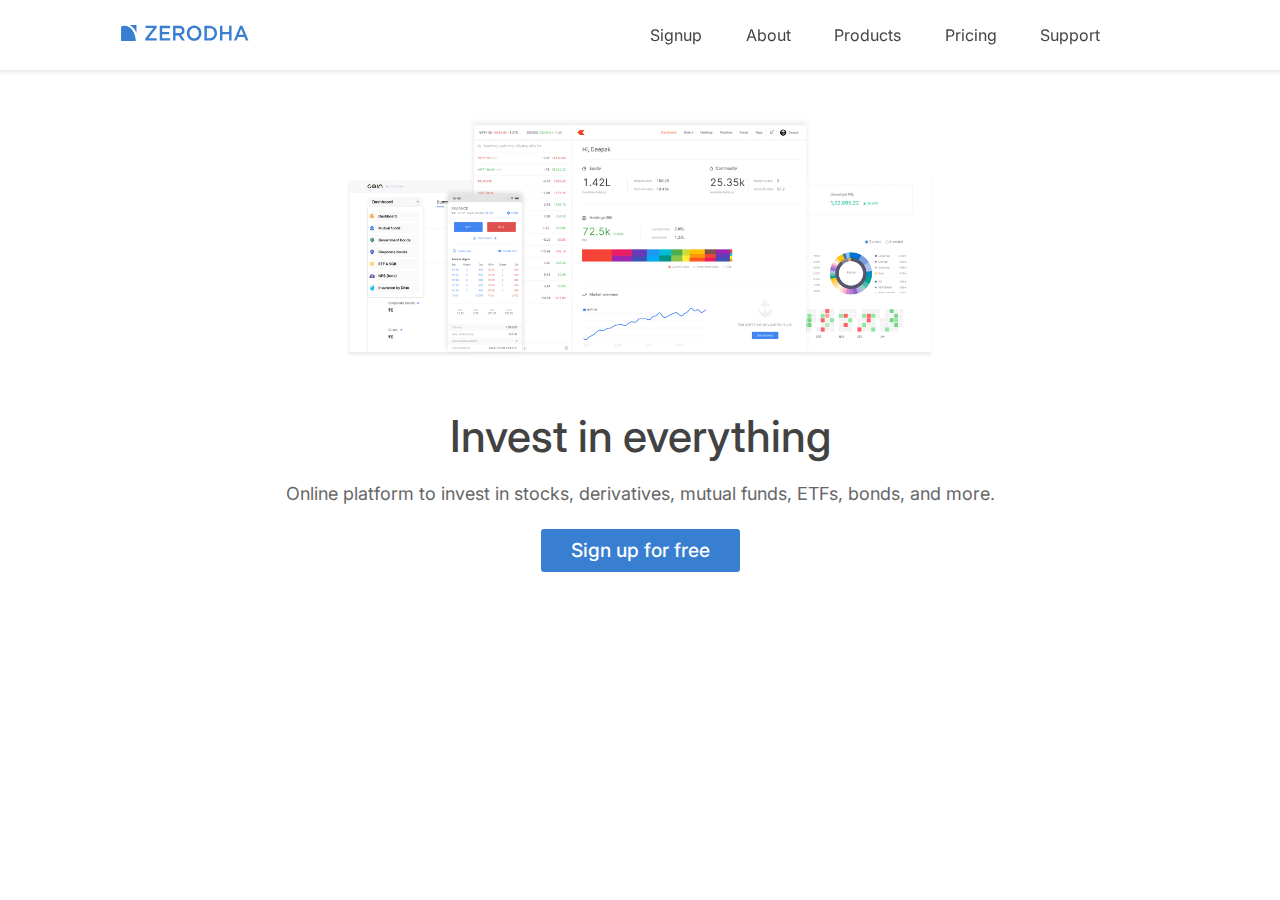
<file: Zerodha Landing Page/index.html>
<!DOCTYPE html>
<html lang="en">

<head>
    <meta charset="UTF-8" />
    <meta name="viewport" content="width=device-width, initial-scale=1.0" />
    <title>Zerodha</title>
    <link rel="stylesheet" href="styles.css" />
    <link href="https://fonts.googleapis.com/css2?family=Inter:wght@400;600&display=swap" rel="stylesheet" />
</head>

<body>
    <div class="navbar">
        <div class="nav-left">
            <img src="logo.svg" alt="Zerodha Logo" class="logo" />
        </div>
        <div class="nav-right">
            <a href="#" class="nav-links">Signup</a>
            <a href="#" class="nav-links">About</a>
            <a href="#" class="nav-links">Products</a>
            <a href="#" class="nav-links">Pricing</a>
            <a href="#" class="nav-links">Support</a>
        </div>
    </div>

    <div class="landing-mid">
        <img src="landing.png" class="landing-img" />
        <h1>Invest in everything</h1>
        <p>
            Online platform to invest in stocks, derivatives, mutual funds, ETFs,
            bonds, and more.
        </p>
        <a href="/" class="button">Sign up for free</a>
    </div>
</body>

</html>
</file>
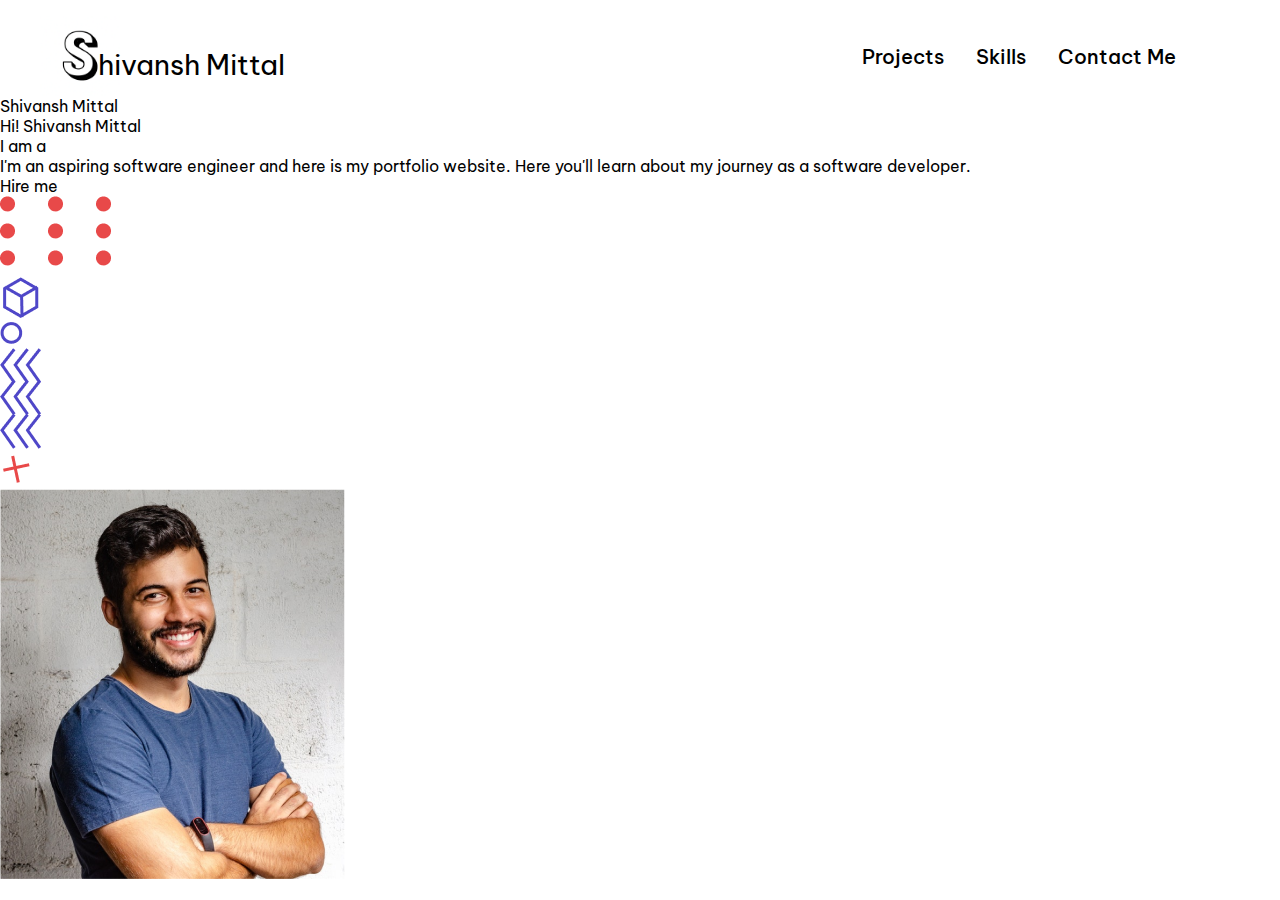
<file: Portfolio Website/index1.html>
<!DOCTYPE html>
<html lang="en">

<head>
    <meta charset="UTF-8">
    <meta name="viewport" content="width=device-width, initial-scale=1.0">
    <title>Portfolio Website</title>
    <link rel="stylesheet" href="styles1.css">
</head>

<body>

    <div id="wrapper">

        <div class="container">
            <div class="navbar">

                <div class="logo-container">
                    <img src="images/userAsset/NavLogo.jpg" class="logo">
                    <div class="logo-text">hivansh Mittal</div>
                </div>

                <div class="nav-items">
                    <div><a href="#projects">Projects</a></div>
                    <div><a href="#skills">Skills</a></div>
                    <div><a href="#contactme">Contact Me</a></div>
                </div>

            </div>
        </div>

        <div class="hero-section">

            <div class="faded-text">Shivansh Mittal</div>
            
            <div class="hero-section-left">
                <div class="hero-section-heading">Hi! Shivansh Mittal</div>

                <div class="hero-section-sub-heading">
                    I am a <span class="role"></span>
                </div>

                <div class="hero-section-description">
                    I'm an aspiring software engineer and here is my portfolio website. Here you'll learn about my
                    journey as a software developer.
                </div>

                <div class="btn-pink" id="btn">Hire me</div>
            </div>

            <div class="hero-section-right">
                <div class="absolute icons icon-dots">
                    <img src="./images/userAsset/dots.png" alt="" />
                </div>
                <div class="absolute icons icon-cube">
                    <img src="./images/userAsset/cube.png" alt="" />
                </div>
                <div class="absolute icons icon-circle">
                    <img src="./images/userAsset/circle.png" alt="" />
                </div>
                <div class="absolute icons icon-zigzag">
                    <img src="./images/userAsset/zigzags.png" alt="" />
                </div>
                <div class="absolute icons icon-plus">
                    <img src="./images/userAsset/plus.png" alt="" />
                </div>
                <div class="user-image">
                    <img src="./images/userAsset/UserImage.png" alt="" />
                </div>
            </div>

        </div>

</body>

</html>
</file>
<file: Image Gallery Project/design.css>
* {
    margin: 0;
    padding: 0;
    box-sizing: border-box;
}

#wrapper {
    height: 100vh;
    overflow-x: hidden;
    overflow-y: auto;
}

.container {
    height: 100%;
    max-width: 1200px;
    margin: 0 auto;
    padding: 20px;
}

.container h1 {
    margin: 20px 100px;
    text-align: center;
    margin-bottom: 20px;
    font-size: 3rem;
}

.gallery {
    display: flex;
    flex-wrap: wrap;
    justify-content: space-between;
}


.card {
    width: 32%;
    position: relative;
    margin-bottom: 20px;
    border-radius: 10px;
    overflow: hidden;
}

.card img {

    width: 100%;
    height: 100%;
    filter: grayscale(100%);
    box-shadow: 0 0 20px #333;
    object-fit: cover;
}

.card:hover {
    transform: scale(1.03);
    transition: 0.5s;
    filter: drop-shadow(0 0 10px #333);
}


.card:hover img {
    filter: grayscale(0%);
}

.card figcaption {
    position: absolute;
    bottom: 0;
    left: 0;
    padding: 25px;
    width: 100%;
    height: 20%;
    font-size: 16px;
    font-weight: 500;
    color: #fff;
    opacity: 0;
    border-radius: 0 0 10px 10px;
    background: linear-gradient(0deg, rgba(0, 0, 0, 0.5) 0%, rgba(255, 255, 255, 0) 100%);
    transition: 0.3s;
}

.card:hover figcaption {
    opacity: 1;
    transform: scale(1.03);
}
</file>
<file: Parallax Website Project/styles.css>
* {
    margin: 0;
    padding: 0;
    box-sizing: border-box;
    font-family: Arial, sans-serif;
}

#wrapper {
    height: 100vh;
    overflow-x: hidden;
    perspective: 10px;
}

.container {
    position: relative;
    height: 100vh;
    display: flex;
    justify-content: center;
    align-items: center;
    transform-style: preserve-3d;
    z-index: -1;
}

.background, .foreground {
    position: absolute;
    width: 100%;
    height: 100%;
    object-fit: cover;
    z-index: -1;
}

.background {
    transform: translateZ(-40px) scale(5);
}

.foreground {
    transform: translateZ(-20px) scale(3);
}

h1 {
    position: absolute;
    top: 10rem;
    font-size: 6rem;
    letter-spacing: 3px;
    color: white;
    text-shadow: 0 0 15px rgba(0, 0, 0, 0.5);
    text-align: center;
}

section {
    background-color: rgb(30, 30, 30);
    color: white;
    padding: 5rem 0;
}

.secHeading {
    font-size: 4rem;
    text-align: center;
    margin-bottom: 2rem;
}

.text {
    font-size: 1.5rem;
    text-align: center;
    max-width: 900px;
    margin: 2rem auto;
    line-height: 1.8;
}

.bg {
    position: relative;
    width: 100%;
    height: 500px;
    background-size: cover;
    background-position: center;
    background-attachment: fixed;
}

.desc {
    position: absolute;
    top: 50%;
    left: 50%;
    transform: translate(-50%, -50%);
    background-color: rgba(255, 255, 255, 0.8);
    padding: 1rem 2rem;
    color: black;
    font-size: 2.5rem;
    font-weight: bold;
    text-align: center;
    border-radius: 10px;
}

.bg1 { background-image: url(sport-1.jpg); }
.bg2 { background-image: url(sport-2.jpg); }
.bg3 { background-image: url(sport-3.jpg); }

/* Responsive Design */
@media (max-width: 768px) {
    h1 { font-size: 4rem; }
    .secHeading { font-size: 3rem; }
    .text { font-size: 1.2rem; padding: 0 2rem; }
    .desc { font-size: 2rem; padding: 0.5rem 1.5rem; }
}
</file>
<file: Product Card Project/styles.css>
@import url("https://fonts.googleapis.com/css2?family=Fraunces:opsz,wght@9..144,700&family=Montserrat:wght@500;700&display=swap");

* {
  padding: 0;
  margin: 0;
  box-sizing: border-box;
}

:root {
  --darkGreen: hsl(158, 36%, 37%);
  --cream: hsl(30, 38%, 92%);
  --gray: hsl(228, 12%, 48%);
  --white: hsl(0, 0%, 100%);
  --head: 2rem;
  --text: 1rem;
}

img {
  max-width: 100%;
}

.container {
  min-height: 100vh;
  background-color: var(--cream);
  display: flex;
  justify-content: center;
  align-items: center;
}

.card-box {
  margin: 1em 2em;
  max-width: 400px;
  background-color: white;
  border-radius: 1.5em;
}

.desktop_img {
  display: none;
}

.card_text {
  text-align: left;
  margin: 1.5em 2em;
}

.product {
  font-family: "Montserrat", sans-serif;
  font-size: var(--text);
  color: var(--gray);
  letter-spacing: 0.3em;
  text-transform: uppercase;
  font-weight: 500;
}

.product_title {
  font-size: var(--head);
  font-weight: 700;
  font-family: "Fraunces", serif;
  line-height: 1;
  margin: 0.6em 0 0.7em 0;
}

.description {
  font-family: "Montserrat", sans-serif;
  width: 96%;
  font-size: var(--text);
  color: var(--gray);
  font-weight: 500;
  margin-bottom: 1.5em;
}

.green_text {
  margin-right: 0.3em;
  color: var(--darkGreen);
}

.strike {
  text-decoration: line-through;
  align-self: center;
}

.btn {
  display: block;
  margin: 2em 0 1em 0;
  background-color: var(--darkGreen);
  width: 100%;
  padding: 1em 0;
  color: var(--white);
  border: 0;
  border-radius: 0.7em;
  outline: none;
  cursor: pointer;
}

.btn:hover {
  background-color: hsl(156, 24%, 24%);
}

.btn_img {
  margin-right: 1em;
  max-width: 100%;
}

.btn_text {
  color: var(--white);
}

/* For PC & HD+ screen */
@media (min-width: 650px) {
  .card-box {
    display: flex;
    max-width: 700px;
  }

  .desktop_img {
    display: block;
    width: 900px;
    height: 100%;
    border-radius: 1.5em 0 0 1.5em;
  }

  .mobile_img {
    display: none;
  }

}
</file>
<file: VS Code Landing Page/styles.css>
/* styles.css */
body {
    background-color: #0e0e0e;
    color: white;
    margin: 0;
    font-family: Arial, sans-serif;
}

.top-bar {
    color: white;
    padding: 10px 5%;
    display: flex;
    justify-content: space-between;
    align-items: center;
    flex-wrap: wrap;
}

.nav-left {
    display: flex;
    align-items: center;
    gap: 10px;
    flex-wrap: wrap;
}

.nav-right {
    display: flex;
    gap: 10px;
    align-items: center;
    margin-top: 10px;
}

.logo {
    padding-right: 5px;
}

.title {
    font-size: 18px;
    font-weight: 550;
}

.topLink {
    color: grey;
    cursor: pointer;
    padding-left: 10px;
    user-select: none;
    transition: color 0.3s;
}

.topLink:hover {
    color: #007acc;
}

.nav-right input[type="text"] {
    padding: 6px 8px;
    border-radius: 4px;
    border: none;
    outline: none;
    width: 160px;
    font-size: 14px;
}

.nav-right button {
    background-color: #007acc;
    color: white;
    border: none;
    padding: 8px 16px;
    border-radius: 4px;
    cursor: pointer;
    font-weight: bold;
    transition: background-color 0.3s;
}

.nav-right button:hover {
    background-color: #005f99;
}

.announcement {
    margin: 30px 0;
    font-size: 16px;
}

.hero {
    display: flex;
    justify-content: center;
    gap: 40px;
    flex-wrap: wrap; /* allows stacking on small screens */
    padding: 0 5%;
    align-items: center;
}

.hero-text {
    max-width: 500px;
    flex: 1 1 400px; /* grow/shrink and basis */
}

.hero-video {
    flex: 1 1 400px;
    max-width: 800px;
}

.hero-video video {
    width: 100%;
    height: auto;
    border-radius: 8px;
}

/* Responsive adjustments */
@media (max-width: 768px) {
    .nav-left, .nav-right {
        flex: 1 1 100%;
        justify-content: center;
        margin-top: 10px;
    }

    .top-bar {
        padding: 10px 2%;
    }

    .nav-right input[type="text"] {
        width: 100%;
        max-width: 300px;
    }

    .hero {
        flex-direction: column;
        align-items: center;
        padding: 0 2%;
    }
}
</file>
<file: Zerodha Landing Page/styles.css>
* {
  margin: 0;
  padding: 0;
  box-sizing: border-box;
}

body {
  font-family: "Inter", sans-serif;
}

.navbar {
  display: flex;
  justify-content: space-between;
  align-items: center;
  height: 70px;
  width: 100%;
  padding-left: 120px;
  padding-right: 180px;
  background-color: #ffffff;
  box-shadow: 0 2px 4px rgba(0, 0, 0, 0.1);
  position: fixed;
  top: 0;
  z-index: 1000;
}

.nav-left .logo {
  width: 130px;
  height: auto;
  cursor: pointer;
}

.nav-right {
  display: flex;
  justify-content: space-between;
  width: 450px;
}

.nav-links {
  font-size: 16px;
  color: #444444;
  text-decoration: none;
  cursor: pointer;
  transition: color 0.2s ease;
}

.nav-links:hover {
  color: #1a73e8; /* Blue on hover */
}

.landing-mid {
  display: flex;
  flex-direction: column;
  margin-top: 100px;
  align-items: center;
}

.landing-img {
  max-width: 50%;
  height: auto;
  margin-bottom: 40px;
}

h1 {
  font-size: 2.75rem;
  font-weight: 500;
  color: #424242;
  margin-bottom: 20px;
}

p {
  font-size: 1.125rem;
  color: #666666;
  max-width: 800px;
}

.button {
  margin-top: 25px;
  background-color: #387ed1;
  color: #fff;
  font-size: 1.2rem;
  line-height: 1.2em;
  font-weight: 500;
  text-align: center;
  border: none;
  border-radius: 3px;
  padding: 10px 30px;
  cursor: pointer;
  transition: background-color 0.1s ease-in;
  text-decoration: none;
}

.button:hover {
  background-color: #000000;
}
</file>
<file: Portfolio Website/styles1.css>
@import url("https://fonts.googleapis.com/css2?family=Be+Vietnam+Pro:wght@300&display=swap");

* {
    margin: 0;
    padding: 0;
    box-sizing: border-box;
    font-family: "Be Vietnam Pro", sans-serif;
    scroll-behavior: smooth;
}

#wrapper {
    height: 100vh;
    overflow-y: auto;
    overflow-x: hidden;
}

.container {
    width: 1200px;
    margin: 0 auto;
}

.navbar {
    display: flex;
    justify-content: space-between;
    align-items: center;

    padding-top: 1rem;
}

.logo {
    width: 80px;
}

.logo-container {
    display: flex;
    justify-content: baseline;
    align-items: center;
}

.logo-text {
    margin-top: 1rem;
    margin-left: -1.4rem;
    font-size: 28px;
}

.nav-items {
    display: flex;
    gap: 2rem;
    padding: 0 4rem;
}

.nav-items div {
    font-size: 20px;
    font-weight: 500;
    cursor: pointer;
}

.nav-items div a {
    color: black;
}

a {
    text-decoration: none;
}

.nav-items div:hover {
    transition: 0.8s;
    font-weight: bold;
}
</file>
